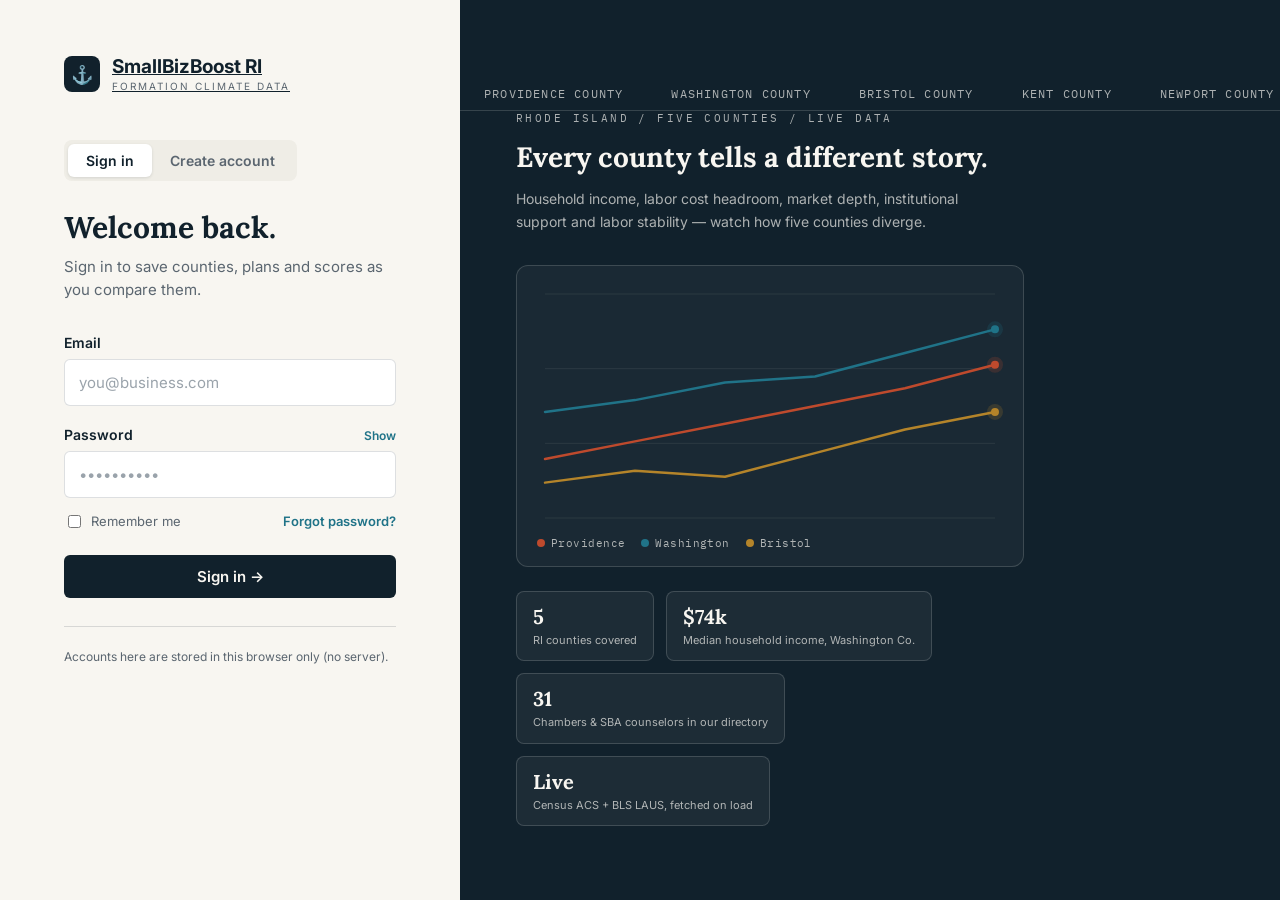
<file: index.html>
<!doctype html>
<html lang="en">
<head>
<meta charset="UTF-8" />
<meta name="viewport" content="width=device-width, initial-scale=1.0" />
<title>SmallBizBoost RI — Rhode Island formation climate estimator</title>
<meta name="description" content="Know the local economy before you sign the lease. County-by-county formation climate estimator for Rhode Island, built on live Census and BLS data." />
<link rel="preconnect" href="https://fonts.googleapis.com">
<link href="https://fonts.googleapis.com/css2?family=Lora:wght@600;700;800&family=Inter:wght@400;500;600;700&family=IBM+Plex+Mono:wght@400;500&display=swap" rel="stylesheet">
<link rel="stylesheet" href="style.css" />
</head>
<body>
<script>
  // Gate this page behind sign-in. Runs before the rest of the page renders.
  if (!localStorage.getItem("sbri_session")) {
    window.location.href = "login.html";
  }
</script>

<header class="site-header">
  <div class="header-inner">
    <button class="logo-btn" id="logo-link" aria-label="Go to estimator">
      <span class="logo-icon">⚓</span>
      <span>
        <div class="logo-text-main">SmallBizBoost RI</div>
        <div class="logo-text-sub">FORMATION CLIMATE DATA</div>
      </span>
    </button>
    <nav class="nav-desktop">
      <button class="nav-pill" data-page="home">Estimator</button>
      <button class="nav-pill" data-page="counties">County snapshot</button>
      <button class="nav-pill" data-page="resources">Resources</button>
      <button class="nav-pill" data-page="saved">Saved scores</button>
      <button class="btn btn-outline btn-sm" id="auth-link" style="margin-left:8px;">Sign out</button>
    </nav>
    <button class="mobile-toggle" id="mobile-menu-toggle" aria-label="Toggle menu">☰</button>
  </div>
  <div id="mobile-menu" class="hidden">
    <button class="nav-pill" data-page="home">Estimator</button>
    <button class="nav-pill" data-page="counties">County snapshot</button>
    <button class="nav-pill" data-page="resources">Resources</button>
    <button class="nav-pill" data-page="saved">Saved scores</button>
    <button class="btn btn-outline btn-sm" id="auth-link-mobile" style="margin-top:4px;">Sign out</button>
  </div>
  <div id="data-status" class="data-status"></div>
</header>

<main>

  <!-- ============================ HOME / ESTIMATOR ============================ -->
  <section id="page-home">
    <div class="hero">
      <div class="hero-bg" style="background-image:url('https://images.unsplash.com/photo-1509440159596-0249088772ff?w=1600&q=60')"></div>
      <div class="hero-overlay"></div>
      <div class="ticker-wrap" style="position:relative;">
        <div class="ticker" id="ticker"></div>
      </div>
      <div class="hero-inner">
        <div class="eyebrow">RHODE ISLAND / OPEN DATA / FIVE COUNTIES</div>
        <h1 class="headline">Know the local economy <span class="underline-rust">before</span> you sign the lease.</h1>
        <p class="hero-lede">SmallBizBoost RI turns Census income data, BLS labor data and the real map of chambers, SBA counselors and lenders into one transparent formation climate score — county by county.</p>
        <div class="hero-ctas">
          <a href="#plan-card" class="btn btn-cream" id="run-estimator-link">Run the estimator →</a>
          <button class="btn btn-outline-dark" id="compare-counties-btn">Compare counties</button>
        </div>
      </div>
    </div>

    <div class="page-section">
      <div class="card card-shadow" id="plan-card">
        <h2>Your plan</h2>
        <div class="grid-2">
          <div>
            <label class="field-label" for="county-select">County</label>
            <select id="county-select"></select>
          </div>
          <div>
            <label class="field-label" for="business-select">Business type</label>
            <select id="business-select"></select>
          </div>
        </div>
        <div class="grid-2" style="margin-top:24px;">
          <div>
            <div class="slider-row">
              <label class="field-label" for="rent-slider" style="margin:0;">Monthly rent budget</label>
              <span class="mono" id="rent-value">$3,000</span>
            </div>
            <input type="range" id="rent-slider" min="500" max="8000" step="100" value="3000" />
          </div>
          <div>
            <div class="slider-row">
              <label class="field-label" for="employees-slider" style="margin:0;">Employees at opening</label>
              <span class="mono" id="employees-value">2</span>
            </div>
            <input type="range" id="employees-slider" min="0" max="10" step="1" value="2" />
          </div>
        </div>

        <div class="rows">
          <div class="row"><span class="muted">Estimated annual payroll</span><span class="value" id="row-payroll">—</span></div>
          <div class="row"><span class="muted">Annual rent</span><span class="value" id="row-rent">—</span></div>
          <div class="row bold"><span class="muted">First-year fixed cost floor</span><span class="value" id="row-costfloor">—</span></div>
        </div>
        <p class="note" id="payroll-note"></p>
      </div>

      <div class="score-band">
        <div class="eyebrow" id="score-eyebrow" style="margin-bottom:12px;"></div>
        <div class="score-top">
          <div class="score-number" id="score-number">—</div>
          <span class="badge" id="score-badge"></span>
        </div>
        <p id="score-note"></p>
        <p id="county-note"></p>
        <button class="btn btn-outline-dark btn-sm" id="save-score-btn" style="margin-top:20px;">☆ Save this score</button>
        <p class="save-score-note" id="save-score-note"></p>
      </div>

      <div class="card">
        <h3>How the score was computed</h3>
        <div class="breakdown-grid">
          <div>
            <div class="score-bar">
              <div class="score-bar-top"><strong>Household demand</strong><span class="mono muted" id="val-household">—</span></div>
              <div class="score-bar-track"><div class="score-bar-fill" id="bar-household" style="width:0%"></div></div>
              <div class="small muted">ACS median household income + 5-year income growth</div>
            </div>
            <div class="score-bar">
              <div class="score-bar-top"><strong>Labor cost headroom</strong><span class="mono muted" id="val-labor">—</span></div>
              <div class="score-bar-track"><div class="score-bar-fill" id="bar-labor" style="width:0%"></div></div>
              <div class="small muted">ACS-derived average weekly wage, adjusted for your staffing and rent plan</div>
            </div>
            <div class="score-bar">
              <div class="score-bar-top"><strong>Market depth</strong><span class="mono muted" id="val-market">—</span></div>
              <div class="score-bar-track"><div class="score-bar-fill" id="bar-market" style="width:0%"></div></div>
              <div class="small muted">County business establishment density</div>
            </div>
            <div class="score-bar">
              <div class="score-bar-top"><strong>Institutional support</strong><span class="mono muted" id="val-institutional">—</span></div>
              <div class="score-bar-track"><div class="score-bar-fill" id="bar-institutional" style="width:0%"></div></div>
              <div class="small muted">Chambers, SBA counselors and lenders serving the county</div>
            </div>
            <div class="score-bar">
              <div class="score-bar-top"><strong>Labor stability</strong><span class="mono muted" id="val-stability">—</span></div>
              <div class="score-bar-track"><div class="score-bar-fill" id="bar-stability" style="width:0%"></div></div>
              <div class="small muted">BLS LAUS county unemployment rate</div>
            </div>
          </div>
          <div class="radar-wrap"><canvas id="radar-chart"></canvas></div>
        </div>
        <div class="cta-row">
          <button class="btn btn-dark" id="resources-cta">— local resources</button>
          <button class="btn btn-outline" id="compare-counties-btn-2">Compare with other counties</button>
        </div>
      </div>

      <div class="source-grid">
        <div class="card">
          <div class="source-card-icon">📈</div>
          <h3 style="font-size:16px;margin-bottom:8px;">Income & growth</h3>
          <p class="muted" style="font-size:13px;line-height:1.5;">American Community Survey 5-year estimates for median household income and its five-year change, per county.</p>
        </div>
        <div class="card">
          <div class="source-card-icon">🏢</div>
          <h3 style="font-size:16px;margin-bottom:8px;">Wages & establishments</h3>
          <p class="muted" style="font-size:13px;line-height:1.5;">Estimated weekly wage from ACS earnings data, and establishment counts from Census County Business Patterns.</p>
        </div>
        <div class="card">
          <div class="source-card-icon">🏛️</div>
          <h3 style="font-size:16px;margin-bottom:8px;">Institutional support</h3>
          <p class="muted" style="font-size:13px;line-height:1.5;">Counted from the actual chambers, SBA counselors and lenders that serve each county in our directory.</p>
        </div>
      </div>

      <div class="info-bar">
        <span>ℹ️</span>
        <span>Live figures come from the Census ACS 5-year API, Census County Business Patterns, and the BLS LAUS API, fetched when this page loads. Any metric that fails to load falls back to a cached snapshot, flagged above.</span>
      </div>
    </div>
  </section>

  <!-- ============================ COUNTY SNAPSHOT ============================ -->
  <section id="page-counties" class="hidden">
    <div class="hero" style="min-height:0;">
      <div class="hero-overlay" style="background:var(--navy);"></div>
      <div class="hero-inner small">
        <div class="eyebrow">02 / COUNTY SNAPSHOT</div>
        <h1 class="headline mid">The differences between Washington, Bristol and Providence are bigger than you think.</h1>
        <p class="hero-lede">Same state, forty-five minutes apart — switch the metric below to see who actually leads, using live Census and BLS figures.</p>
      </div>
    </div>
    <div class="page-section">
      <div id="metric-pills"></div>
      <div class="card card-shadow">
        <div class="metric-header">
          <h2 id="metric-title" style="margin:0;"></h2>
          <span class="muted small" id="metric-leader"></span>
        </div>
        <div class="bar-chart-wrap"><canvas id="bar-chart"></canvas></div>
      </div>
    </div>
  </section>

  <!-- ============================ RESOURCES ============================ -->
  <section id="page-resources" class="hidden">
    <div class="hero">
      <div class="hero-bg" style="background-image:url('https://images.unsplash.com/photo-1543525238-63aa1dabce33?w=1600&q=60')"></div>
      <div class="hero-overlay"></div>
      <div class="hero-inner small">
        <div class="eyebrow">03 / RESOURCES DIRECTORY</div>
        <h1 class="headline mid">A weak score is not a no. It is a list of people to call.</h1>
        <p class="hero-lede">Every organization below serves Rhode Island founders directly — free counseling, chamber networks, CDFI microloans and SBA-preferred lenders.</p>
      </div>
    </div>
    <div class="page-section">
      <div class="card card-shadow grid-2">
        <div>
          <label class="field-label" for="filter-county">County</label>
          <select id="filter-county"></select>
        </div>
        <div>
          <label class="field-label" for="filter-type">Type of help</label>
          <select id="filter-type"></select>
        </div>
      </div>
      <div class="resources-count" id="resources-count"></div>
      <div class="resources-grid" id="resources-grid"></div>
      <div class="card hidden" id="resources-empty">
        <p class="muted">No organizations match those filters yet. Try a different county or type of help.</p>
      </div>
    </div>
  </section>

  <!-- ============================ SAVED SCORES ============================ -->
  <section id="page-saved" class="hidden">
    <div class="hero" style="min-height:0;">
      <div class="hero-overlay" style="background:var(--navy);"></div>
      <div class="hero-inner small">
        <div class="eyebrow">04 / YOUR SAVED SCORES</div>
        <h1 class="headline mid">Every plan you've run, in one place.</h1>
        <p class="hero-lede">Saved to this browser under your account. Save a score from the estimator to add it here.</p>
      </div>
    </div>
    <div class="page-section">
      <div class="card card-shadow" id="saved-latest-card">
        <h2 style="margin-bottom:8px;">Most recent</h2>
        <div id="saved-latest"></div>
      </div>
      <div class="card" id="saved-history-card">
        <div style="display:flex;align-items:center;justify-content:space-between;margin-bottom:24px;">
          <h3 style="margin:0;">Saved history</h3>
          <button class="btn btn-outline btn-sm" id="clear-saved-btn">Clear all</button>
        </div>
        <div id="saved-history"></div>
      </div>
    </div>
  </section>

</main>

<footer class="site-footer">
  <div class="footer-inner">
    <div class="footer-brand">
      <h3>SmallBizBoost RI</h3>
      <p>Independent, open-data view of what it costs and takes to open a small business in Rhode Island.</p>
    </div>
    <div class="footer-cols">
      <div class="footer-col">
        <div class="footer-col-title">TOOLS</div>
        <ul>
          <li><button class="nav-pill" data-page="home" style="padding:0;">Feasibility estimator</button></li>
          <li><button class="nav-pill" data-page="counties" style="padding:0;">County snapshot</button></li>
          <li><button class="nav-pill" data-page="resources" style="padding:0;">Resources directory</button></li>
        </ul>
        <div class="footer-col-title">DATA SOURCES</div>
        <ul class="plain">
          <li>U.S. Census ACS 5-year estimates</li>
          <li>Census County Business Patterns</li>
          <li>BLS Local Area Unemployment Statistics</li>
          <li>SBA / RISBDC counseling networks</li>
        </ul>
      </div>
      <div class="footer-col">
        <div class="footer-col-title">CONTACT</div>
        <ul class="plain">
          <li>Providence, Rhode Island</li>
          <li>aanviag15@gmail.com</li>
          <li>(401) 526-2066</li>
        </ul>
      </div>
    </div>
  </div>
  
</footer>

<script src="auth.js"></script>
<script src="script.js"></script>
</body>
</html>
</file>
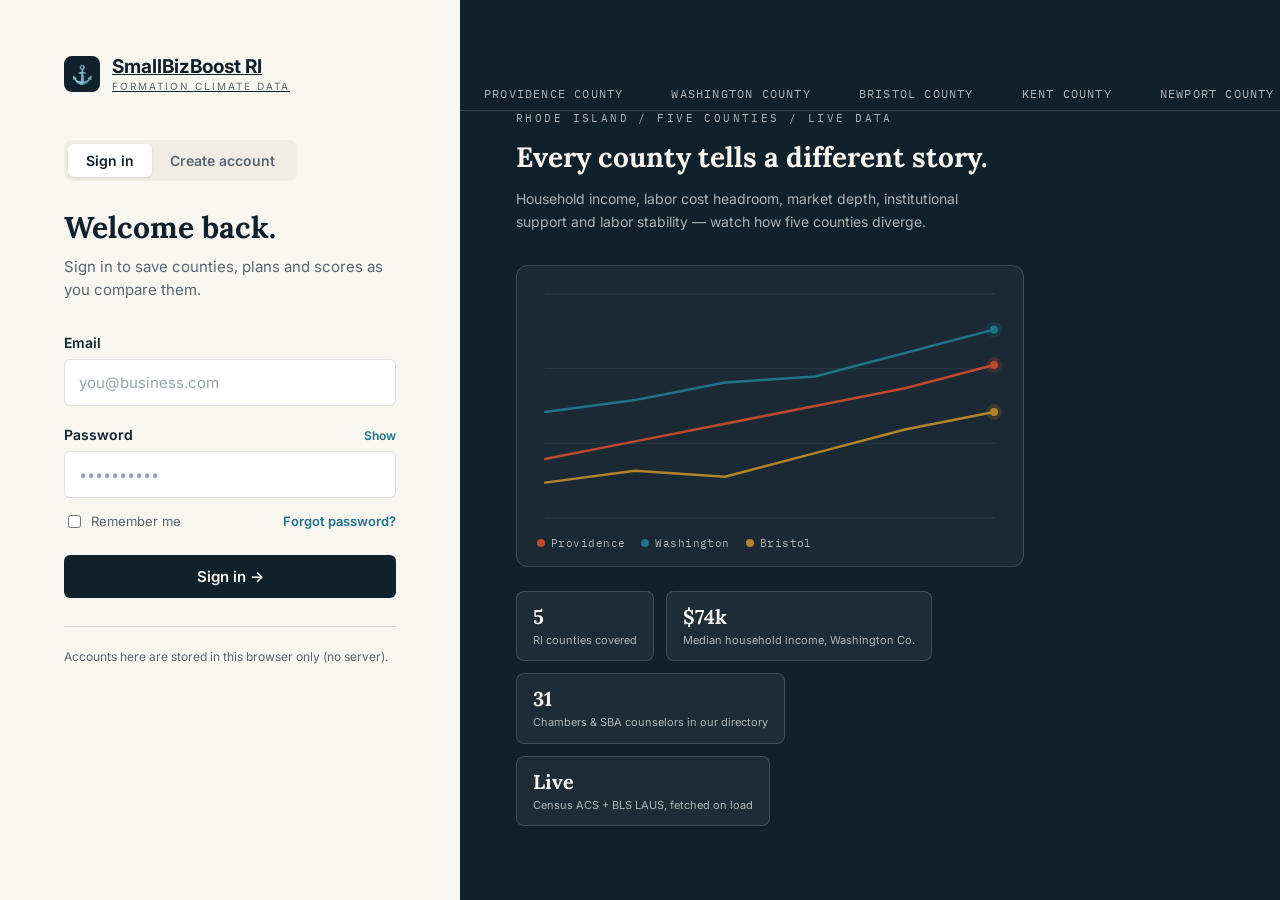
<file: login.html>
<!doctype html>
<html lang="en">
<head>
<meta charset="UTF-8" />
<meta name="viewport" content="width=device-width, initial-scale=1.0" />
<title>Sign in — SmallBizBoost RI</title>
<meta name="description" content="Sign in to SmallBizBoost RI, the county-by-county formation climate estimator for Rhode Island." />
<link rel="preconnect" href="https://fonts.googleapis.com">
<link href="https://fonts.googleapis.com/css2?family=Lora:wght@600;700;800&family=Inter:wght@400;500;600;700&family=IBM+Plex+Mono:wght@400;500&display=swap" rel="stylesheet">
<link rel="stylesheet" href="style.css" />
<link rel="stylesheet" href="login.css" />
</head>
<body class="login-body">

<div class="login-shell">

  <!-- ============================ FORM SIDE ============================ -->
  <div class="login-panel">
    <a href="index.html" class="logo-btn" style="margin-bottom:48px;">
      <span class="logo-icon">⚓</span>
      <span>
        <div class="logo-text-main">SmallBizBoost RI</div>
        <div class="logo-text-sub">FORMATION CLIMATE DATA</div>
      </span>
    </a>

    <div class="login-form-wrap">
      <div class="login-tabs">
        <button class="login-tab active" data-mode="signin" type="button">Sign in</button>
        <button class="login-tab" data-mode="signup" type="button">Create account</button>
      </div>

      <h1 class="login-title" id="login-title">Welcome back.</h1>
      <p class="login-sub" id="login-sub">Sign in to save counties, plans and scores as you compare them.</p>

      <form id="login-form" novalidate>
        <div class="field-group" id="field-name" style="display:none;">
          <label class="field-label" for="name-input">Name</label>
          <input class="text-input" type="text" id="name-input" autocomplete="name" placeholder="Jordan Alvarez" />
        </div>

        <div class="field-group">
          <label class="field-label" for="email-input">Email</label>
          <input class="text-input" type="email" id="email-input" autocomplete="email" placeholder="you@business.com" required />
        </div>

        <div class="field-group">
          <div class="slider-row" style="margin-bottom:8px;">
            <label class="field-label" for="password-input" style="margin:0;">Password</label>
            <button type="button" class="pw-toggle" id="pw-toggle">Show</button>
          </div>
          <input class="text-input" type="password" id="password-input" autocomplete="current-password" placeholder="••••••••••" required />
        </div>

        <div class="login-row-between" id="signin-extras">
          <label class="remember-label"><input type="checkbox" id="remember-check" /> Remember me</label>
          <button type="button" class="link-btn" id="forgot-btn">Forgot password?</button>
        </div>

        <p class="form-note" id="form-note"></p>

        <button type="submit" class="btn btn-dark btn-full" id="submit-btn">Sign in →</button>
      </form>

      <p class="login-fineprint">Accounts here are stored in this browser only (no server).</p>
    </div>
  </div>

  <!-- ============================ VISUAL SIDE ============================ -->
  <div class="login-visual">
    <div class="visual-ticker-wrap">
      <div class="ticker" id="visual-ticker"></div>
    </div>

    <div class="visual-inner">
      <div class="eyebrow">RHODE ISLAND / FIVE COUNTIES / LIVE DATA</div>
      <h2 class="visual-headline">Every county tells a different story.</h2>
      <p class="visual-lede">Household income, labor cost headroom, market depth, institutional support and labor stability — watch how five counties diverge.</p>

      <div class="chart-frame">
        <canvas id="pulse-chart"></canvas>
        <div class="chart-legend" id="pulse-legend"></div>
      </div>

      <div class="stat-chip-row" id="stat-chips"></div>
    </div>
  </div>

</div>

<script src="auth.js"></script>
<script src="login.js"></script>
</body>
</html>
</file>
<file: login.css>
/* ------------------------------------------------------------------------
   login.css — split-screen sign-in, built on the tokens defined in style.css
   ------------------------------------------------------------------------ */

.login-body { margin: 0; min-height: 100vh; }
.login-shell {
  min-height: 100vh;
  display: grid;
  grid-template-columns: 1fr;
  grid-template-rows: auto 1fr;
}

/* ---------- form side ---------- */
.login-panel {
  background: var(--cream);
  padding: 40px 24px 56px;
  display: flex;
  flex-direction: column;
}
.login-form-wrap { max-width: 400px; margin: 0 auto; width: 100%; flex: 1; }

.login-tabs {
  display: inline-flex;
  padding: 4px;
  background: #EFEDE6;
  border-radius: 8px;
  margin-bottom: 28px;
}
.login-tab {
  border: none;
  background: none;
  padding: 8px 18px;
  border-radius: 6px;
  font-size: 14px;
  font-weight: 600;
  color: var(--muted);
}
.login-tab.active { background: #fff; color: var(--navy); box-shadow: 0 1px 3px rgba(17,33,44,0.12); }

.login-title { font-size: 30px; font-weight: 700; line-height: 1.2; }
.login-sub { margin-top: 10px; color: var(--muted); font-size: 15px; line-height: 1.55; max-width: 360px; }

#login-form { margin-top: 32px; }
.field-group { margin-bottom: 20px; }
.text-input {
  width: 100%;
  padding: 13px 14px;
  border-radius: 6px;
  border: 1px solid var(--line);
  background: #fff;
  font-family: 'Inter', sans-serif;
  font-size: 15px;
  color: var(--navy);
}
.text-input::placeholder { color: #9AA3AB; }
.text-input:focus-visible { outline: 2px solid var(--teal); outline-offset: 1px; }
.text-input.field-error { border-color: var(--rust); }

.pw-toggle { background: none; border: none; font-size: 12px; font-weight: 600; color: var(--teal); padding: 0; }

.login-row-between { display: flex; align-items: center; justify-content: space-between; margin: -6px 0 20px; font-size: 13px; }
.remember-label { display: flex; align-items: center; gap: 7px; color: var(--muted); }
.remember-label input { accent-color: var(--teal); }
.link-btn { background: none; border: none; color: var(--teal); font-size: 13px; font-weight: 600; padding: 0; }

.form-note { font-size: 13px; line-height: 1.5; min-height: 0; margin-bottom: 0; }
.form-note.error { color: var(--rust); margin-bottom: 16px; }
.form-note.success { color: var(--green); margin-bottom: 16px; }

.btn-full { width: 100%; justify-content: center; margin-top: 4px; }
#guest-btn { margin-top: 10px; }

.login-fineprint { margin-top: 28px; font-size: 12px; line-height: 1.6; color: var(--muted); border-top: 1px solid var(--line); padding-top: 20px; }

/* ---------- visual side ---------- */
.login-visual {
  background: var(--navy);
  position: relative;
  overflow: hidden;
  padding: 0 0 40px;
}
.visual-ticker-wrap { border-bottom: 1px solid var(--line-dark); overflow: hidden; padding: 8px 0; }
.visual-inner { position: relative; padding: 40px 24px 0; max-width: 560px; }
.visual-headline { font-family: 'Lora', serif; font-weight: 700; font-size: 28px; line-height: 1.2; color: var(--cream); margin-top: 14px; }
.visual-lede { margin-top: 14px; font-size: 14px; line-height: 1.6; color: var(--muted-dark); max-width: 460px; }

.chart-frame {
  margin-top: 32px;
  background: rgba(248,246,241,0.04);
  border: 1px solid var(--line-dark);
  border-radius: 12px;
  padding: 20px 20px 16px;
  position: relative;
}
#pulse-chart { width: 100%; height: 200px; display: block; }
.chart-legend { display: flex; flex-wrap: wrap; gap: 16px; margin-top: 10px; font-family: 'IBM Plex Mono', monospace; font-size: 11px; letter-spacing: 0.04em; color: var(--muted-dark); }
.legend-item { display: flex; align-items: center; gap: 6px; }
.legend-dot { width: 8px; height: 8px; border-radius: 50%; display: inline-block; }

.stat-chip-row { display: flex; flex-wrap: wrap; gap: 12px; margin-top: 24px; }
.stat-chip {
  background: rgba(248,246,241,0.05);
  border: 1px solid var(--line-dark);
  border-radius: 8px;
  padding: 12px 16px;
  min-width: 128px;
  opacity: 0;
  transform: translateY(8px);
  animation: chip-in 0.5s ease forwards;
}
.stat-chip .chip-value { font-family: 'Lora', serif; font-weight: 700; font-size: 20px; color: var(--cream); }
.stat-chip .chip-label { font-size: 11px; color: var(--muted-dark); margin-top: 4px; line-height: 1.4; }
@keyframes chip-in { to { opacity: 1; transform: translateY(0); } }

@media (prefers-reduced-motion: reduce) {
  .stat-chip { animation: none; opacity: 1; transform: none; }
}

/* ---------- layout: side by side once there's room ---------- */
@media (min-width: 980px) {
  .login-shell { grid-template-columns: 460px 1fr; grid-template-rows: 1fr; }
  .login-panel { padding: 56px 64px; justify-content: center; }
  .login-visual { padding-bottom: 0; display: flex; flex-direction: column; justify-content: center; }
  .visual-inner { padding: 0 56px; max-width: 620px; }
  #pulse-chart { height: 240px; }
}

@media (max-width: 600px) {
  .login-panel { padding: 28px 16px 40px; }
  .login-title { font-size: 26px; }
  .visual-inner { padding: 32px 16px 0; }
  .visual-headline { font-size: 24px; }
  #pulse-chart { height: 160px; }
}
</file>
<file: style.css>
/* ------------------------------------------------------------------------
   style.css — design tokens + layout, hand-written (no Tailwind/build step)
   ------------------------------------------------------------------------ */

:root {
  --cream: #F8F6F1;
  --navy: #11212C;
  --rust: #BE4A2D;
  --teal: #207388;
  --green: #2F6A50;
  --gold: #B4842A;
  --line: rgba(17, 33, 44, 0.14);
  --line-dark: rgba(248, 246, 241, 0.16);
  --muted: #5B6670;
  --muted-dark: rgba(248, 246, 241, 0.68);
}

* { box-sizing: border-box; }
html { scroll-behavior: smooth; }
body {
  margin: 0;
  background: var(--cream);
  color: var(--navy);
  font-family: 'Inter', -apple-system, sans-serif;
  -webkit-font-smoothing: antialiased;
}
h1, h2, h3 { font-family: 'Lora', Georgia, serif; margin: 0; }
p { margin: 0; }
.hidden { display: none !important; }
.muted { color: var(--muted); }
.small { font-size: 12px; }
a { color: inherit; }
button { font-family: inherit; cursor: pointer; }
.wrap { max-width: 1100px; margin: 0 auto; padding: 0 24px; }
.mono { font-family: 'IBM Plex Mono', monospace; }

/* ---------- header ---------- */
header.site-header {
  background: var(--cream);
  border-bottom: 1px solid var(--line);
  position: relative;
  z-index: 20;
}
.header-inner { display: flex; align-items: center; justify-content: space-between; padding: 16px 24px; }
.logo-btn { background: none; border: none; padding: 0; display: flex; align-items: center; gap: 12px; }
.logo-icon {
  width: 36px; height: 36px; border-radius: 8px; background: var(--navy);
  display: flex; align-items: center; justify-content: center; color: var(--cream); font-size: 18px; flex-shrink: 0;
}
.logo-text-main { font-weight: 700; font-size: 19px; line-height: 1; }
.logo-text-sub { font-size: 10px; letter-spacing: 0.2em; color: var(--muted); margin-top: 4px; }

nav.nav-desktop { display: none; gap: 4px; }
.nav-pill { background: none; border: none; padding: 10px 16px; border-radius: 6px; font-size: 14px; font-weight: 500; color: var(--navy); }
.nav-pill.active { background: var(--navy); color: var(--cream); }

.mobile-toggle { display: flex; width: 40px; height: 40px; border: 1px solid var(--line); border-radius: 6px; align-items: center; justify-content: center; background: none; font-size: 18px; }
#mobile-menu { display: flex; flex-direction: column; gap: 4px; padding: 0 24px 16px; }

@media (min-width: 800px) {
  nav.nav-desktop { display: flex; }
  .mobile-toggle { display: none; }
  #mobile-menu { display: none !important; }
}

.data-status {
  text-align: center; font-size: 12px; padding: 6px 12px;
  font-family: 'IBM Plex Mono', monospace; letter-spacing: 0.02em;
}
.status-loading { background: #EFEDE6; color: var(--muted); }
.status-live { background: #E3F0EA; color: var(--green); }
.status-partial { background: #F5EBD9; color: var(--gold); }
.status-fallback { background: #F5E4DC; color: var(--rust); }

/* ---------- hero ---------- */
.hero { position: relative; background: var(--navy); overflow: hidden; }
.hero-bg {
  position: absolute; inset: 0; opacity: 0.35; background-size: cover; background-position: center;
}
.hero-overlay { position: absolute; inset: 0; background: linear-gradient(180deg, rgba(17,33,44,0.8) 0%, rgba(17,33,44,0.95) 75%); }
.hero-inner { position: relative; padding: 64px 24px 80px; max-width: 1100px; margin: 0 auto; }
.hero-inner.small { padding: 64px 24px 64px; }
.eyebrow { font-family: 'IBM Plex Mono', monospace; font-size: 11px; letter-spacing: 0.22em; color: var(--muted-dark); margin-bottom: 16px; }
h1.headline { font-weight: 700; font-size: 42px; line-height: 1.1; color: var(--cream); max-width: 720px; }
h1.headline.mid { font-size: 38px; }
.underline-rust { border-bottom: 3px solid var(--rust); }
.hero-lede { margin-top: 24px; font-size: 17px; line-height: 1.6; color: var(--muted-dark); max-width: 640px; }
.hero-ctas { margin-top: 32px; display: flex; flex-wrap: wrap; gap: 12px; }

.btn { display: inline-flex; align-items: center; gap: 8px; padding: 12px 24px; border-radius: 6px; font-weight: 600; font-size: 15px; border: none; text-decoration: none; }
.btn-cream { background: var(--cream); color: var(--navy); }
.btn-outline-dark { background: transparent; color: var(--cream); border: 1px solid var(--muted-dark); }
.btn-dark { background: var(--navy); color: var(--cream); }
.btn-outline { background: transparent; color: var(--navy); border: 1px solid var(--line); }
.btn-sm { padding: 8px 16px; font-size: 13px; }

/* ---------- ticker ---------- */
.ticker-wrap { position: relative; border-bottom: 1px solid var(--line-dark); overflow: hidden; padding: 8px 0; }
.ticker { display: inline-block; white-space: nowrap; font-family: 'IBM Plex Mono', monospace; font-size: 12px; letter-spacing: 0.1em; color: var(--muted-dark); animation: scroll-left 40s linear infinite; }
.ticker span { margin: 0 24px; }
@keyframes scroll-left { from { transform: translateX(0); } to { transform: translateX(-50%); } }
@media (prefers-reduced-motion: reduce) { .ticker { animation: none; } }

/* ---------- cards / sections ---------- */
.page-section { max-width: 1100px; margin: -40px auto 0; padding: 0 24px 80px; position: relative; }
.card { background: #fff; border: 1px solid var(--line); border-radius: 12px; padding: 32px; }
.card + .card { margin-top: 24px; }
.card-shadow { box-shadow: 0 20px 40px -20px rgba(17,33,44,0.25); }
.card h2 { font-size: 24px; font-weight: 700; margin-bottom: 24px; }
.card h3 { font-size: 20px; font-weight: 700; margin-bottom: 24px; }

.grid-2 { display: grid; grid-template-columns: 1fr; gap: 24px; }
@media (min-width: 700px) { .grid-2 { grid-template-columns: 1fr 1fr; } }

label.field-label { display: block; font-size: 14px; font-weight: 600; margin-bottom: 8px; }
select {
  width: 100%; appearance: none; border-radius: 6px; padding: 12px 40px 12px 14px; font-size: 15px;
  background: var(--cream) url("data:image/svg+xml,%3Csvg xmlns='http://www.w3.org/2000/svg' width='16' height='16' viewBox='0 0 24 24' fill='none' stroke='%2311212C' stroke-width='2'%3E%3Cpolyline points='6 9 12 15 18 9'/%3E%3C/svg%3E") no-repeat right 12px center;
  border: 1px solid var(--line); color: var(--navy);
}
select:focus, button:focus-visible, a:focus-visible { outline: 2px solid var(--teal); outline-offset: 2px; }

.slider-row { display: flex; align-items: baseline; justify-content: space-between; margin-bottom: 8px; }
input[type="range"] { width: 100%; height: 4px; border-radius: 2px; background: var(--line); appearance: none; outline: none; }
input[type="range"]::-webkit-slider-thumb {
  appearance: none; width: 18px; height: 18px; border-radius: 50%; background: var(--teal);
  cursor: pointer; border: 3px solid #fff; box-shadow: 0 0 0 1px var(--teal);
}
input[type="range"]::-moz-range-thumb {
  width: 18px; height: 18px; border-radius: 50%; background: var(--teal); cursor: pointer; border: 3px solid #fff;
}

.rows { margin-top: 28px; border-top: 1px solid var(--line); }
.row { display: flex; align-items: center; justify-content: space-between; padding: 12px 0; border-bottom: 1px solid var(--line); }
.row .value { font-family: 'IBM Plex Mono', monospace; font-weight: 600; }
.row.bold .value { font-size: 17px; }
.note { font-size: 13px; color: var(--muted); margin-top: 16px; line-height: 1.5; }

/* score band */
.score-band { background: var(--navy); border-radius: 12px; padding: 40px; margin-top: 24px; }
.score-top { display: flex; align-items: center; gap: 20px; flex-wrap: wrap; }
.score-number { font-family: 'Lora', serif; font-weight: 700; font-size: 72px; line-height: 1; color: var(--cream); }
.badge { padding: 6px 14px; border-radius: 6px; font-size: 13px; font-weight: 600; color: var(--cream); }
.badge-rust { background: var(--rust); }
.badge-gold { background: var(--gold); }
.badge-green { background: var(--green); }
.score-band p { color: var(--muted-dark); margin-top: 16px; max-width: 640px; line-height: 1.6; font-size: 15px; }

/* breakdown */
.breakdown-grid { display: grid; grid-template-columns: 1fr; gap: 40px; align-items: center; }
@media (min-width: 800px) { .breakdown-grid { grid-template-columns: 1fr 1fr; } }
.score-bar + .score-bar { margin-top: 20px; }
.score-bar-top { display: flex; align-items: baseline; justify-content: space-between; }
.score-bar-track { height: 6px; border-radius: 3px; background: var(--line); margin: 8px 0 6px; overflow: hidden; }
.score-bar-fill { height: 100%; background: var(--teal); border-radius: 3px; transition: width 0.3s ease; }
.radar-wrap { height: 260px; }
.radar-wrap canvas, .bar-chart-wrap canvas { width: 100%; height: 100%; display: block; }
.cta-row { display: flex; flex-wrap: wrap; gap: 12px; margin-top: 32px; }

.source-grid { display: grid; grid-template-columns: 1fr; gap: 20px; margin-top: 24px; }
@media (min-width: 700px) { .source-grid { grid-template-columns: repeat(3, 1fr); } }
.source-card-icon { width: 36px; height: 36px; border-radius: 8px; background: var(--cream); display: flex; align-items: center; justify-content: center; margin-bottom: 16px; font-size: 16px; }

.info-bar { display: flex; gap: 10px; align-items: flex-start; margin-top: 24px; padding: 14px 16px; border-radius: 8px; background: #EFEDE6; font-size: 13px; color: var(--muted); }

/* saved scores */
.save-score-note { font-size: 13px; margin-top: 8px; min-height: 18px; color: var(--green); }
.saved-row { display: flex; align-items: center; justify-content: space-between; gap: 16px; padding: 14px 0; border-bottom: 1px solid var(--line); flex-wrap: wrap; }
.saved-row:last-child { border-bottom: none; }
.saved-row-main { font-size: 14px; }
.saved-row-main strong { font-family: 'Lora', serif; }
.saved-row-meta { font-size: 12px; color: var(--muted); margin-top: 4px; }
.saved-row-score { font-family: 'IBM Plex Mono', monospace; font-weight: 600; font-size: 18px; flex-shrink: 0; }
.saved-empty { color: var(--muted); font-size: 14px; }

/* metric pills (county page) */
#metric-pills { display: flex; flex-wrap: wrap; gap: 8px; margin-bottom: 24px; }
.metric-pill { padding: 10px 16px; border-radius: 6px; font-size: 14px; font-weight: 500; background: var(--cream); color: var(--navy); border: 1px solid var(--line); }
.metric-pill.active { background: var(--navy); color: var(--cream); border-color: var(--navy); }
.metric-header { display: flex; align-items: baseline; justify-content: space-between; flex-wrap: wrap; gap: 8px; margin-bottom: 24px; }
.bar-chart-wrap { height: 320px; }

/* resources page */
.resource-card h3 { font-size: 19px; margin-bottom: 8px; line-height: 1.3; }
.tag { display: inline-block; font-size: 11px; font-weight: 600; letter-spacing: 0.06em; padding: 4px 10px; border-radius: 4px; background: #E3F0F2; color: var(--teal); margin-bottom: 12px; }
.resource-card p { font-size: 14px; line-height: 1.5; margin-bottom: 16px; }
.resource-meta { font-size: 13px; color: var(--muted); display: flex; flex-direction: column; gap: 6px; padding-bottom: 16px; margin-bottom: 16px; border-bottom: 1px solid var(--line); }
.resource-footer { display: flex; align-items: center; justify-content: space-between; }
.resources-grid { display: grid; grid-template-columns: 1fr; gap: 20px; }
@media (min-width: 700px) { .resources-grid { grid-template-columns: 1fr 1fr; } }
.resources-count { font-family: 'IBM Plex Mono', monospace; font-size: 12px; letter-spacing: 0.15em; color: var(--muted); margin-bottom: 20px; }

/* footer */
footer.site-footer { background: var(--navy); }
.footer-inner { max-width: 1100px; margin: 0 auto; padding: 56px 24px; display: grid; grid-template-columns: 1fr; gap: 40px; }
@media (min-width: 800px) { .footer-inner { grid-template-columns: 1fr 1fr; } }
.footer-brand h3 { color: var(--cream); font-size: 22px; margin-bottom: 12px; }
.footer-brand p { color: var(--muted-dark); font-size: 14px; line-height: 1.6; max-width: 320px; }
.footer-cols { display: grid; grid-template-columns: 1fr 1fr; gap: 32px; }
.footer-col-title { font-family: 'IBM Plex Mono', monospace; font-size: 11px; letter-spacing: 0.2em; color: var(--muted-dark); margin-bottom: 12px; }
.footer-col ul { list-style: none; margin: 0 0 24px; padding: 0; display: flex; flex-direction: column; gap: 8px; }
.footer-col ul li, .footer-col ul button { font-size: 14px; color: var(--cream); background: none; border: none; padding: 0; text-align: left; }
.footer-col ul.plain li { color: var(--muted-dark); }
.footer-bottom { border-top: 1px solid var(--line-dark); text-align: center; padding: 20px; font-size: 12px; color: var(--muted-dark); }
/* ------------------------------
   MOBILE OPTIMIZATION (under 600px)
   ------------------------------ */
@media (max-width: 600px) {

  /* Typography scaling */
  h1.headline { font-size: 30px; }
  h1.headline.mid { font-size: 28px; }
  .score-number { font-size: 52px; }

  /* Layout tightening */
  .page-section { padding: 0 16px 60px; }
  .card { padding: 24px; }
  .score-band { padding: 28px; }

  /* Header adjustments */
  .header-inner { padding: 12px 16px; }
  .logo-text-main { font-size: 17px; }
  .logo-icon { width: 32px; height: 32px; }

  /* Sliders */
  .slider-row { flex-direction: column; align-items: flex-start; }
  #rent-value, #employees-value { margin-top: 6px; }

  /* Charts */
  .bar-chart-wrap { height: 240px; }
  .radar-wrap { height: 220px; }

  /* Score breakdown bars */
  .score-bar-top { flex-direction: column; align-items: flex-start; }
  .score-bar-fill { transition: none; }

  /* Resource cards */
  .resource-card { padding: 20px; }
  .resource-meta { font-size: 12px; }
  .resource-footer { flex-direction: column; gap: 12px; }

  /* Footer */
  .footer-inner { padding: 40px 16px; }
  .footer-cols { grid-template-columns: 1fr; }
}
</file>
